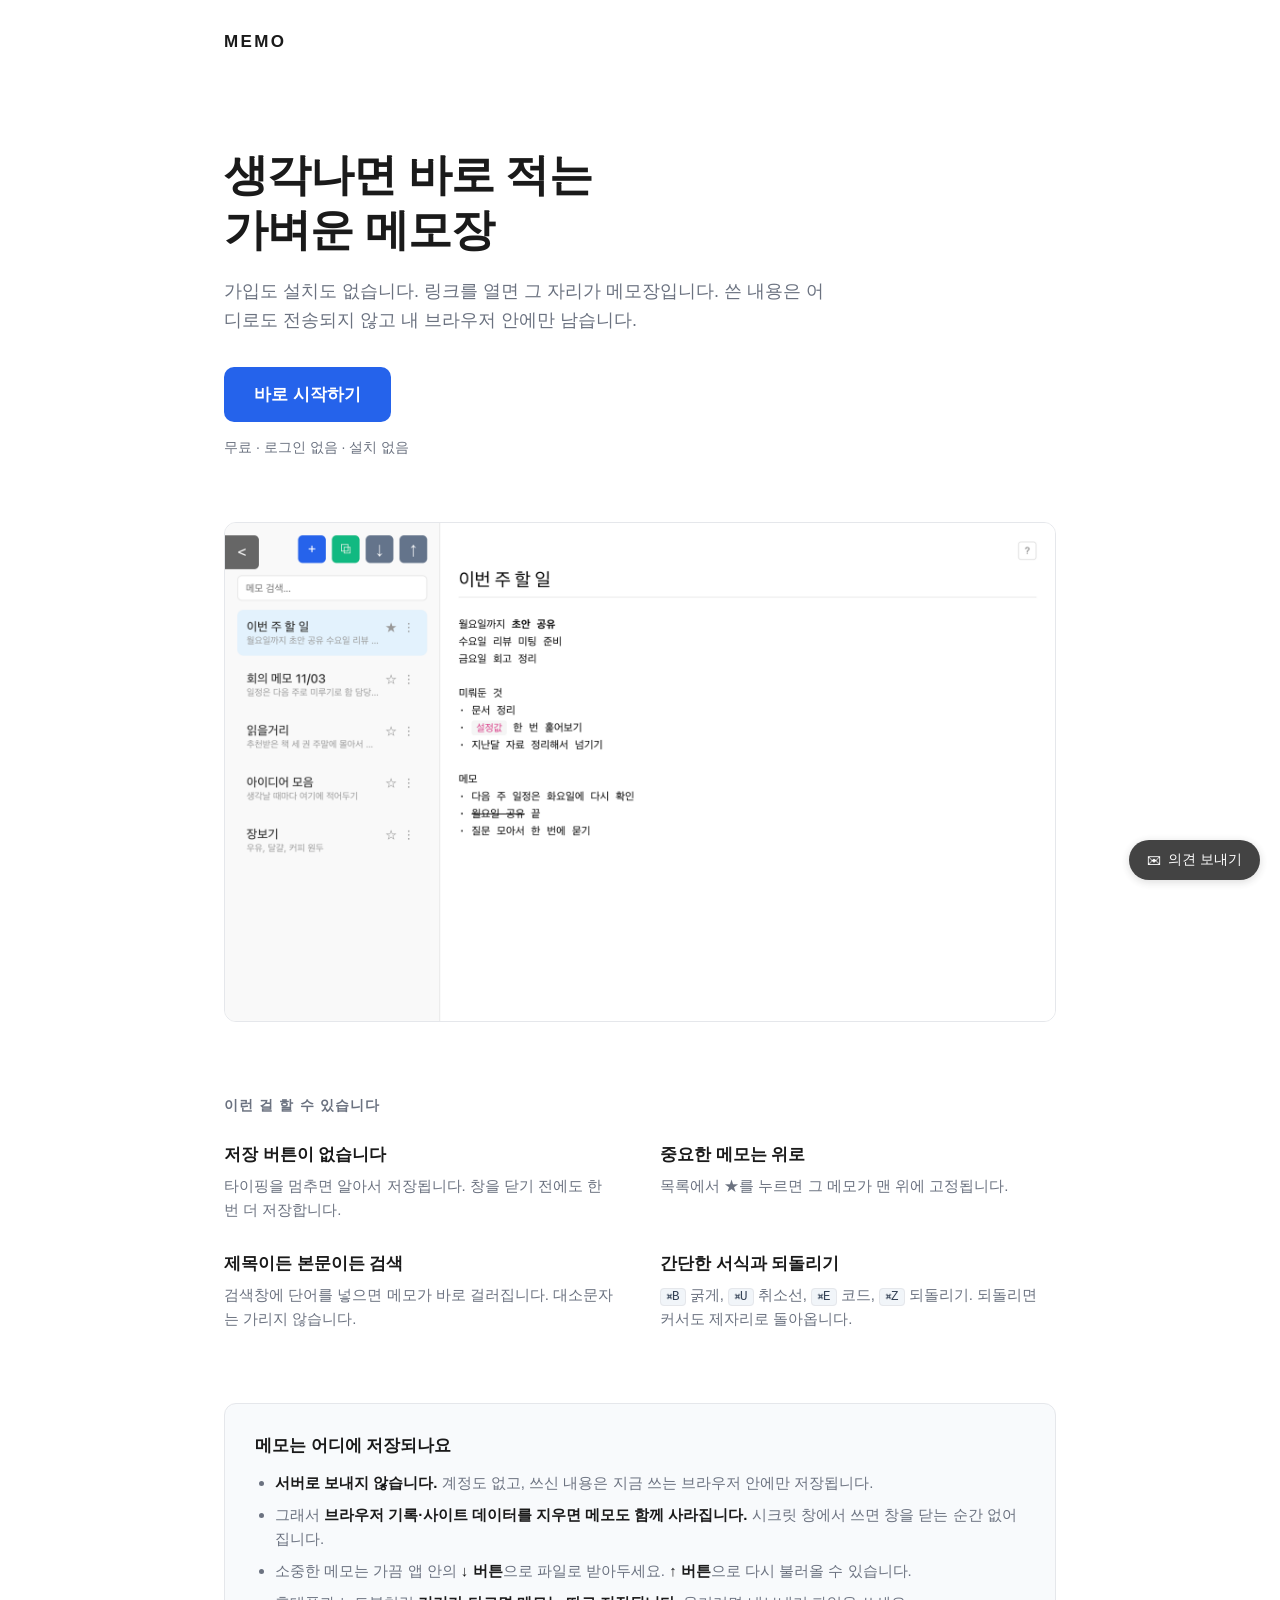
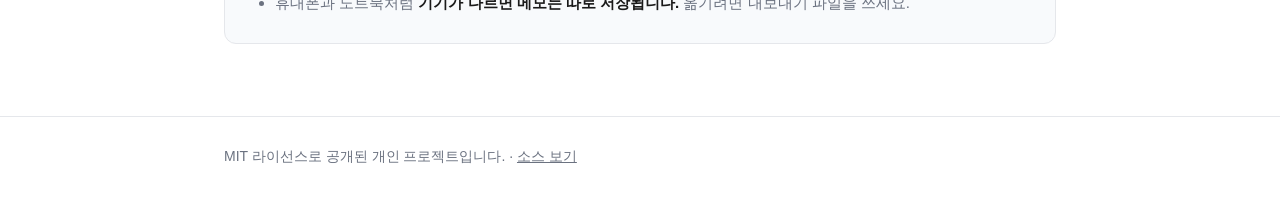
<file: index.html>
<!doctype html>
<html lang="ko">
  <head>
    <meta charset="UTF-8" />
    <meta name="viewport" content="width=device-width, initial-scale=1" />
    <title>MEMO — 설치 없이 바로 쓰는 메모장</title>
    <meta name="description" content="가입도 설치도 없는 가벼운 메모장. 링크를 열면 바로 쓸 수 있고, 쓴 내용은 서버로 가지 않고 내 브라우저에만 저장됩니다." />
    <meta property="og:title" content="MEMO — 설치 없이 바로 쓰는 메모장" />
    <meta property="og:description" content="가입도 설치도 없는 가벼운 메모장. 쓴 내용은 내 브라우저에만 저장됩니다." />
    <meta property="og:type" content="website" />
    <link rel="icon" href="data:image/svg+xml,<svg xmlns='http://www.w3.org/2000/svg' viewBox='0 0 100 100'><text y='.9em' font-size='90'>📝</text></svg>" />
    <style>
      :root {
        --ink: #1a1a1a;
        --muted: #6b7280;
        --line: #e5e7eb;
        --accent: #2563eb;
        --accent-dark: #1d4ed8;
        --bg: #ffffff;
        --soft: #f8fafc;
      }
      * { box-sizing: border-box; margin: 0; padding: 0; }
      body {
        font-family: -apple-system, BlinkMacSystemFont, 'Segoe UI', 'Apple SD Gothic Neo',
          'Malgun Gothic', Roboto, sans-serif;
        color: var(--ink);
        background: var(--bg);
        line-height: 1.6;
        -webkit-font-smoothing: antialiased;
      }
      .wrap { max-width: 880px; margin: 0 auto; padding: 0 24px; }

      header {
        padding: 28px 0;
      }
      .logo {
        font-size: 17px;
        font-weight: 700;
        letter-spacing: 0.14em;
      }

      .hero { padding: 64px 0 56px; }
      .hero h1 {
        font-size: 44px;
        line-height: 1.25;
        letter-spacing: -0.02em;
        font-weight: 700;
        margin-bottom: 20px;
      }
      .hero p {
        font-size: 18px;
        color: var(--muted);
        max-width: 34em;
        margin-bottom: 32px;
      }
      .cta {
        display: inline-block;
        background: var(--accent);
        color: white;
        text-decoration: none;
        font-size: 17px;
        font-weight: 600;
        padding: 14px 30px;
        border-radius: 10px;
        transition: background 0.15s;
      }
      .cta:hover { background: var(--accent-dark); }
      .cta-note {
        margin-top: 14px;
        font-size: 14px;
        color: var(--muted);
      }

      .shot {
        margin: 8px 0 72px;
        border: 1px solid var(--line);
        border-radius: 12px;
        overflow: hidden;
        background: var(--soft);
      }
      .shot img { display: block; width: 100%; height: auto; }

      h2 {
        font-size: 14px;
        font-weight: 600;
        letter-spacing: 0.08em;
        color: var(--muted);
        text-transform: uppercase;
        margin-bottom: 24px;
      }

      .features {
        display: grid;
        grid-template-columns: repeat(2, 1fr);
        gap: 28px 40px;
        padding-bottom: 72px;
      }
      .feature h3 {
        font-size: 17px;
        font-weight: 600;
        margin-bottom: 6px;
      }
      .feature p {
        font-size: 15px;
        color: var(--muted);
      }
      kbd {
        font-family: ui-monospace, SFMono-Regular, Menlo, monospace;
        font-size: 12.5px;
        background: #f1f5f9;
        border: 1px solid var(--line);
        border-radius: 4px;
        padding: 1px 5px;
        color: #334155;
      }

      .notice {
        background: var(--soft);
        border: 1px solid var(--line);
        border-radius: 12px;
        padding: 28px 30px;
        margin-bottom: 72px;
      }
      .notice h3 {
        font-size: 17px;
        font-weight: 600;
        margin-bottom: 12px;
      }
      .notice ul { margin: 0; padding-left: 20px; }
      .notice li {
        font-size: 15px;
        color: var(--muted);
        margin-bottom: 8px;
      }
      .notice li:last-child { margin-bottom: 0; }
      .notice strong { color: var(--ink); font-weight: 600; }

      footer {
        border-top: 1px solid var(--line);
        padding: 28px 0 56px;
        font-size: 14px;
        color: var(--muted);
      }
      footer a { color: var(--muted); }

      @media (max-width: 640px) {
        .hero { padding: 40px 0 36px; }
        .hero h1 { font-size: 32px; }
        .hero p { font-size: 16px; }
        .features { grid-template-columns: 1fr; gap: 24px; }
      }
    </style>
  </head>
  <body>
    <header>
      <div class="wrap"><div class="logo">MEMO</div></div>
    </header>

    <main class="wrap">
      <section class="hero">
        <h1>생각나면 바로 적는<br />가벼운 메모장</h1>
        <p>가입도 설치도 없습니다. 링크를 열면 그 자리가 메모장입니다. 쓴 내용은 어디로도 전송되지 않고 내 브라우저 안에만 남습니다.</p>
        <a class="cta" href="app/">바로 시작하기</a>
        <div class="cta-note">무료 · 로그인 없음 · 설치 없음</div>
      </section>

      <figure class="shot">
        <img src="screenshot.png" alt="MEMO 화면: 왼쪽에 메모 목록과 검색창, 오른쪽에 제목과 본문 편집 영역" />
      </figure>

      <section>
        <h2>이런 걸 할 수 있습니다</h2>
        <div class="features">
          <div class="feature">
            <h3>저장 버튼이 없습니다</h3>
            <p>타이핑을 멈추면 알아서 저장됩니다. 창을 닫기 전에도 한 번 더 저장합니다.</p>
          </div>
          <div class="feature">
            <h3>중요한 메모는 위로</h3>
            <p>목록에서 ★를 누르면 그 메모가 맨 위에 고정됩니다.</p>
          </div>
          <div class="feature">
            <h3>제목이든 본문이든 검색</h3>
            <p>검색창에 단어를 넣으면 메모가 바로 걸러집니다. 대소문자는 가리지 않습니다.</p>
          </div>
          <div class="feature">
            <h3>간단한 서식과 되돌리기</h3>
            <p><kbd>⌘B</kbd> 굵게, <kbd>⌘U</kbd> 취소선, <kbd>⌘E</kbd> 코드, <kbd>⌘Z</kbd> 되돌리기. 되돌리면 커서도 제자리로 돌아옵니다.</p>
          </div>
        </div>
      </section>

      <section class="notice">
        <h3>메모는 어디에 저장되나요</h3>
        <ul>
          <li><strong>서버로 보내지 않습니다.</strong> 계정도 없고, 쓰신 내용은 지금 쓰는 브라우저 안에만 저장됩니다.</li>
          <li>그래서 <strong>브라우저 기록·사이트 데이터를 지우면 메모도 함께 사라집니다.</strong> 시크릿 창에서 쓰면 창을 닫는 순간 없어집니다.</li>
          <li>소중한 메모는 가끔 앱 안의 <strong>↓ 버튼</strong>으로 파일로 받아두세요. <strong>↑ 버튼</strong>으로 다시 불러올 수 있습니다.</li>
          <li>휴대폰과 노트북처럼 <strong>기기가 다르면 메모는 따로 저장됩니다.</strong> 옮기려면 내보내기 파일을 쓰세요.</li>
        </ul>
      </section>
    </main>

    <footer>
      <div class="wrap">
        MIT 라이선스로 공개된 개인 프로젝트입니다. ·
        <a href="https://github.com/goun-vibe/memo">소스 보기</a>
      </div>
    </footer>
    <script src="feedback.js" defer></script>
  </body>
</html>
</file>
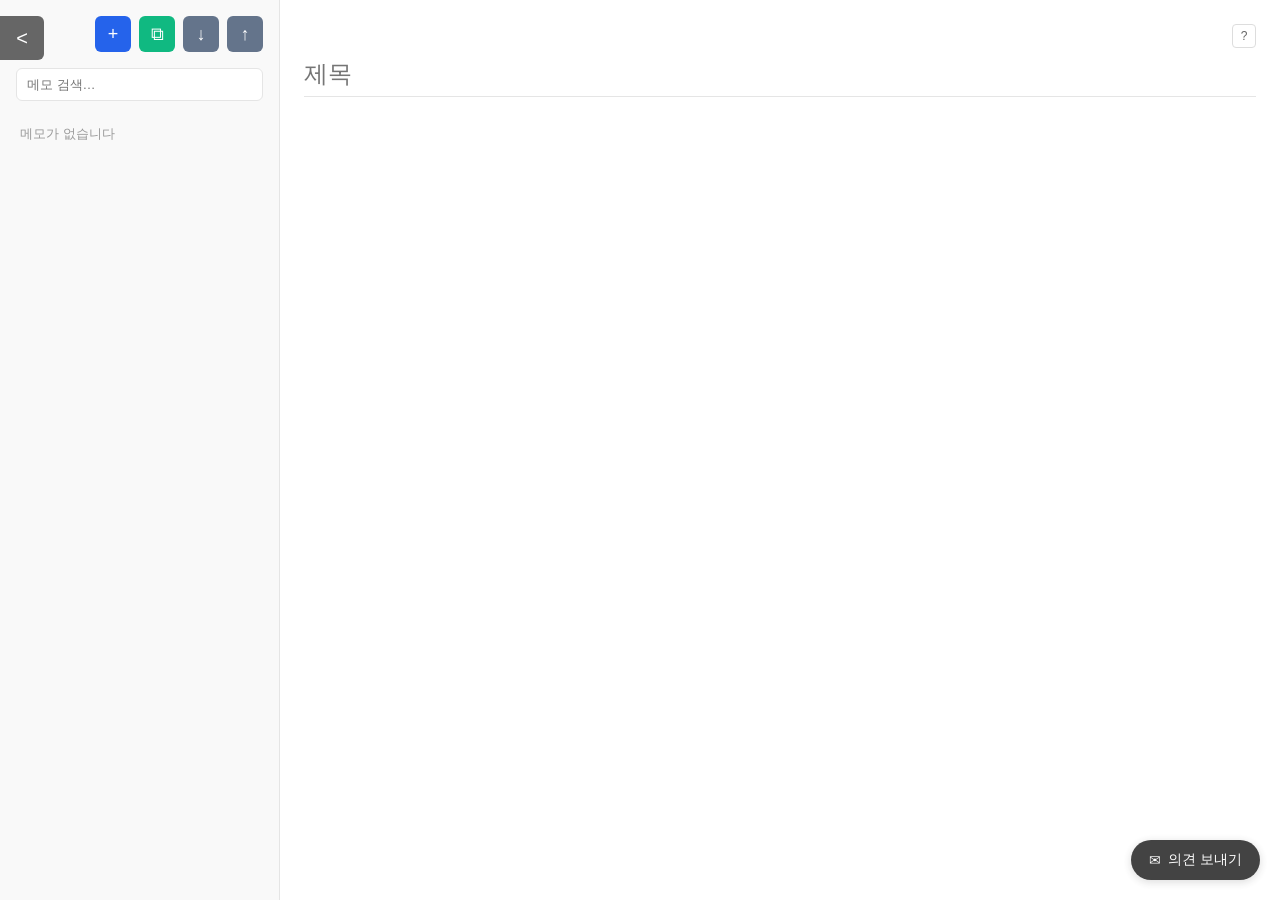
<file: app/index.html>
<!doctype html>
<html>
  <head>
    <meta charset="UTF-8" />
    <meta name="viewport" content="width=device-width, initial-scale=1" />
    <title>MEMO</title>
    <link rel="stylesheet" href="index.css" />
    <style>
      body { margin: 0; padding: 0; }
      .toggle-sidebar-btn {
        position: fixed;
        left: 0;
        top: 16px;
        width: 44px;
        height: 44px;
        background: #666;
        color: white;
        border: none;
        border-radius: 0 6px 6px 0;
        cursor: pointer;
        font-size: 20px;
        display: flex;
        align-items: center;
        justify-content: center;
        z-index: 20;
        transition: left 0.2s;
      }
      .app-container {
        display: flex;
        height: 100vh;
        background: white;
        margin-left: 0;
        transition: margin-left 0.2s;
      }
      .app-container.sidebar-collapsed {
        margin-left: 44px;
      }
      .sidebar {
        width: 280px;
        background: #f9f9f9;
        border-right: 1px solid #e5e5e5;
        padding: 16px;
        overflow: visible;
        transition: width 0.2s;
        min-width: 0;
        position: relative;
      }
      .sidebar.collapsed {
        display: none;
      }
      .sidebar h1 {
        margin: 0 0 16px 0;
        font-size: 18px;
      }
      .btn-icon {
        width: 36px;
        height: 36px;
        padding: 0;
        background: #2563eb;
        color: white;
        border: none;
        border-radius: 6px;
        cursor: pointer;
        font-size: 18px;
        display: flex;
        align-items: center;
        justify-content: center;
        flex-shrink: 0;
        min-width: 36px;
        min-height: 36px;
      }
      .btn-icon:hover { background: #1d4ed8; }
      .sidebar.collapsed .btn-icon {
        width: 36px;
        height: 36px;
        min-width: 36px;
        min-height: 36px;
      }
      .resizer {
        width: 4px;
        height: 100%;
        background: transparent;
        cursor: col-resize;
        user-select: none;
        position: absolute;
        right: 0;
        top: 0;
      }
      .resizer:hover {
        background: #2563eb;
      }
      .editor {
        flex: 1;
        padding: 24px;
        display: flex;
        flex-direction: column;
        position: relative;
      }
      .editor input {
        font-size: 24px;
        border: none;
        border-bottom: 1px solid #e5e5e5;
        padding: 8px 0;
        margin-bottom: 24px;
        outline: none;
      }
      .editor-area {
        flex: 1;
        display: flex;
        gap: 0;
        min-height: 0;
      }
      .editor-input {
        flex: 1;
        border: none;
        outline: none;
        font-size: 14px;
        line-height: 1.6;
        font-family: monospace;
        resize: none;
        padding-right: 12px;
        border-right: 1px solid #e5e5e5;
      }
      .editor-preview {
        flex: 1;
        border: none;
        outline: none;
        font-size: 14px;
        line-height: 1.6;
        overflow-y: auto;
        padding-left: 24px;
        padding-right: 24px;
        color: #333;
      }
      .editor-preview strong { font-weight: bold; }
      .editor-preview del { text-decoration: line-through; }
      .editor-preview code {
        background: #f5f5f5;
        color: #d63384;
        padding: 2px 6px;
        border-radius: 3px;
        font-family: monospace;
        font-size: 13px;
      }
      .format-toolbar {
        display: flex;
        gap: 8px;
        margin-bottom: 12px;
        padding-bottom: 12px;
        border-bottom: 1px solid #e5e5e5;
      }
      #content code {
        background: #f5f5f5;
        color: #d63384;
        padding: 2px 6px;
        border-radius: 3px;
        font-family: monospace;
        font-size: 13px;
      }
      #content strong {
        font-weight: bold;
      }
      #content del {
        text-decoration: line-through;
      }
      #noteList {
        display: flex !important;
        flex-direction: column !important;
        gap: 0 !important;
        width: 100%;
      }
      .note-menu {
        position: relative;
      }
      .note-menu-btn {
        background: none;
        border: none;
        color: #999;
        cursor: pointer;
        font-size: 18px;
        padding: 0;
        width: 24px;
        height: 24px;
        display: flex;
        align-items: center;
        justify-content: center;
      }
      .note-menu-btn:hover {
        color: #666;
      }
      .note-menu-popup {
        position: absolute;
        right: 0;
        top: 100%;
        background: white;
        border: 1px solid #e5e5e5;
        border-radius: 6px;
        padding: 4px 0;
        z-index: 10;
        min-width: 80px;
        box-shadow: 0 2px 8px rgba(0,0,0,0.1);
      }
      .note-menu-item {
        padding: 8px 12px;
        color: #d32f2f;
        cursor: pointer;
        font-size: 13px;
      }
      .note-menu-item:hover {
        background: #fff3e0;
      }
      .header-row {
        display: flex;
        align-items: center;
        margin-bottom: 16px;
      }
      .search-input {
        width: 100%;
        box-sizing: border-box;
        padding: 8px 10px;
        margin-bottom: 12px;
        border: 1px solid #e5e5e5;
        border-radius: 6px;
        font-size: 13px;
        outline: none;
        background: white;
      }
      .search-input:focus {
        border-color: #2563eb;
      }
      .list-empty {
        color: #999;
        font-size: 13px;
        padding: 12px 4px;
      }
    </style>
  </head>
  <body>
    <button class="toggle-sidebar-btn" onclick="toggleSidebar()" id="toggleBtn" title="목록 접기/펼치기">&lt;</button>
    <div id="root" class="app-container">
      <div id="sidebar" class="sidebar">
        <div class="header-row">
          <div style="display: flex; gap: 8px; margin-left: auto;">
            <button class="btn-icon" onclick="addNote()" title="새 메모">+</button>
            <button class="btn-icon" style="background: #10b981;" onclick="openNewWindow()" title="새 창">⧉</button>
            <button class="btn-icon webonly" style="background: #64748b; display: none;" onclick="exportNotes()" title="내보내기 — 메모 전체를 파일로 저장">↓</button>
            <button class="btn-icon webonly" style="background: #64748b; display: none;" onclick="importNotes()" title="가져오기 — 저장해둔 파일 불러오기">↑</button>
            <input id="importFile" type="file" accept="application/json,.json" style="display: none;" onchange="handleImportFile(event)">
          </div>
        </div>
        <input id="search" class="search-input" type="text" placeholder="메모 검색…" oninput="onSearchInput()">
        <div id="noteList"></div>
        <div class="resizer" onmousedown="startResize(event)"></div>
      </div>
      <div class="editor">
        <div style="display: flex; justify-content: flex-end; margin-bottom: 4px;">
          <button onclick="toggleShortcutHelp()" style="background: none; border: 1px solid #ddd; width: 24px; height: 24px; border-radius: 4px; cursor: pointer; font-size: 12px; color: #666;">?</button>
        </div>
        <input id="title" type="text" placeholder="제목" oninput="scheduleSave()" onblur="flushSave()">
        <div id="shortcutHelp" style="display: none; font-size: 12px; color: #999; margin-bottom: 12px; padding: 8px; background: #f5f5f5; border-radius: 4px; border-left: 3px solid #666;">
          Cmd+B (굵게) | Cmd+U (취소선) | Cmd+E (코드) | Cmd+Z (되돌리기) | Cmd+Shift+Z (다시하기)
        </div>
        <div id="content" class="editor-input" contenteditable="true" placeholder="메모 입력..." onkeydown="handleKeydown(event)" oninput="onContentInput()" onblur="flushSave()" style="flex: 1; border: none; outline: none; font-size: 14px; line-height: 1.6; font-family: monospace; resize: none; white-space: pre-wrap; word-wrap: break-word; padding: 0; background: white; overflow-y: auto; min-height: 0;"></div>
      </div>
    </div>

    <script>
      // 웹 브라우저로 열었을 때(맥 앱이 아닐 때)는 브라우저 저장소를 대신 쓴다.
      // 맥 앱에서는 preload.js가 window.electronAPI를 먼저 넣어주므로 이 블록은 건너뛴다.
      if (!window.electronAPI) {
        const WEB_KEY = 'memo-notes';
        window.electronAPI = {
          loadNotes: async () => {
            try { return JSON.parse(localStorage.getItem(WEB_KEY) || '[]'); }
            catch (e) { return []; }
          },
          saveNotes: async (notes) => {
            try {
              localStorage.setItem(WEB_KEY, JSON.stringify(notes));
              return true;
            } catch (e) {
              alert('저장 공간이 가득 차서 저장하지 못했습니다. 오래된 메모를 지우거나 내보내기로 백업해 주세요.');
              return false;
            }
          },
          openNewWindow: async () => { window.open(location.href, '_blank'); return true; },
          // 다른 탭에서 바꾸면 storage 이벤트가 온다 (바꾼 탭 자신에게는 오지 않음)
          onNotesUpdated: (callback) => {
            window.addEventListener('storage', (e) => {
              if (e.key !== WEB_KEY) return;
              try { callback(JSON.parse(e.newValue || '[]')); } catch (err) {}
            });
          },
        };
        window.IS_WEB = true;
      }

      let notes = [];
      let currentNoteId = null;
      let editorNoteId = null; // 편집기에 실제로 올라와 있는 메모 id
      let searchQuery = '';
      let isResizing = false;
      const MIN_WIDTH = 100;
      const MAX_WIDTH = 600;

      async function init() {
        notes = await window.electronAPI.loadNotes();
        currentNoteId = notes.length > 0 ? notes[0].id : null;
        render();
        loadSidebarState();

        // contenteditable의 자동 포맷팅 비활성화
        const content = document.getElementById('content');
        content.addEventListener('paste', (e) => {
          e.preventDefault();
          const text = e.clipboardData.getData('text/plain');
          document.execCommand('insertText', false, text);
          setTimeout(() => { pushHistory(); scheduleSave(); }, 10);
        });

        // 창을 닫거나 새로고침하기 전에 저장 대기분 비우기
        window.addEventListener('beforeunload', () => { flushSave(); });

        // 웹에서는 메모가 브라우저에만 있으므로 내보내기·가져오기 버튼을 보여준다
        if (window.IS_WEB) {
          document.querySelectorAll('.webonly').forEach(el => { el.style.display = 'flex'; });
        }

        // 메뉴 외부 클릭 시 메뉴 닫기
        document.addEventListener('click', () => {
          document.querySelectorAll('.note-menu-popup').forEach(m => {
            m.style.display = 'none';
          });
        });
      }

      function startResize(e) {
        isResizing = true;
        document.addEventListener('mousemove', doResize);
        document.addEventListener('mouseup', stopResize);
      }

      function doResize(e) {
        if (!isResizing) return;
        const sidebar = document.getElementById('sidebar');
        if (sidebar.classList.contains('collapsed')) return;

        const newWidth = e.clientX;
        if (newWidth >= MIN_WIDTH && newWidth <= MAX_WIDTH) {
          sidebar.style.width = newWidth + 'px';
        }
      }

      function stopResize() {
        isResizing = false;
        document.removeEventListener('mousemove', doResize);
        document.removeEventListener('mouseup', stopResize);
        saveSidebarState();
      }

      function saveSidebarState() {
        const sidebar = document.getElementById('sidebar');
        const state = {
          collapsed: sidebar.classList.contains('collapsed'),
          width: sidebar.style.width || '280px'
        };
        localStorage.setItem('sidebarState', JSON.stringify(state));
      }

      function toggleSidebar() {
        const sidebar = document.getElementById('sidebar');
        const appContainer = document.getElementById('root');
        const toggleBtn = document.getElementById('toggleBtn');
        const isCollapsed = sidebar.classList.contains('collapsed');

        if (isCollapsed) {
          // 펼치기
          sidebar.classList.remove('collapsed');
          appContainer.classList.remove('sidebar-collapsed');
          toggleBtn.textContent = '<';
        } else {
          // 접기
          sidebar.classList.add('collapsed');
          appContainer.classList.add('sidebar-collapsed');
          toggleBtn.textContent = '>';
        }
        saveSidebarState();
      }

      function loadSidebarState() {
        const state = localStorage.getItem('sidebarState');
        if (state) {
          const { collapsed } = JSON.parse(state);
          const sidebar = document.getElementById('sidebar');
          const appContainer = document.getElementById('root');
          const toggleBtn = document.getElementById('toggleBtn');

          if (collapsed) {
            sidebar.classList.add('collapsed');
            appContainer.classList.add('sidebar-collapsed');
            toggleBtn.textContent = '>';
          }
        }
      }

      async function saveNotes() {
        await window.electronAPI.saveNotes(notes);
      }

      async function addNote() {
        await flushSave(); // 쓰던 메모 먼저 저장
        const note = {
          id: Date.now().toString(),
          title: '새 메모',
          content: '',
          createdAt: Date.now(),
          updatedAt: Date.now(),
          pinned: false
        };
        notes.unshift(note);
        await saveNotes();
        currentNoteId = note.id;
        render();
      }

      function toggleNoteMenu(id, event) {
        event.stopPropagation();
        const menu = document.getElementById(`menu-${id}`);
        const allMenus = document.querySelectorAll('.note-menu-popup');

        allMenus.forEach(m => {
          if (m !== menu) m.style.display = 'none';
        });

        menu.style.display = menu.style.display === 'none' ? 'block' : 'none';
      }

      async function deleteNote(id) {
        if (id === currentNoteId) {
          cancelPendingSave(); // 지울 메모의 저장 대기분은 버린다
        } else {
          await flushSave();
        }
        notes = notes.filter(n => n.id !== id);
        await saveNotes();
        currentNoteId = notes.length > 0 ? notes[0].id : null;
        render();
      }

      async function selectNote(id) {
        await flushSave(); // 항상 먼저 저장

        if (id === currentNoteId) return; // 같은 메모면 여기서만 반환 (렌더링 안함)

        currentNoteId = id;
        render();
      }

      function htmlToMarkdown(html) {
        return html
          .replace(/<strong>(.*?)<\/strong>/g, '**$1**')
          .replace(/<b>(.*?)<\/b>/g, '**$1**')
          .replace(/<del>(.*?)<\/del>/g, '~~$1~~')
          .replace(/<s>(.*?)<\/s>/g, '~~$1~~')
          .replace(/<pre>(.*?)<\/pre>/g, '`$1`')
          .replace(/<code>(.*?)<\/code>/g, '`$1`')
          .replace(/<br>/g, '\n')
          .replace(/<[^>]*>/g, '');
      }

      function markdownToHtml(markdown) {
        return markdown
          .replace(/\*\*(.*?)\*\*/g, '<strong>$1</strong>')
          .replace(/~~(.*?)~~/g, '<del>$1</del>')
          .replace(/`(.*?)`/g, '<code>$1</code>');
      }

      // ===== 글에서 실행될 수 있는 것을 걸러낸다 =====
      // 남기는 태그: 글자 모양에 쓰는 것만. 속성(onerror, src, style…)은 전부 떼어낸다.
      const ALLOWED_TAGS = {
        B: 1, STRONG: 1, I: 1, EM: 1, U: 1, S: 1, STRIKE: 1, DEL: 1,
        CODE: 1, PRE: 1, BR: 1, DIV: 1, P: 1, SPAN: 1,
      };
      // 안쪽 글까지 통째로 버릴 태그
      const DROPPED_TAGS = {
        SCRIPT: 1, STYLE: 1, IFRAME: 1, OBJECT: 1, EMBED: 1, LINK: 1,
        META: 1, NOSCRIPT: 1, TEMPLATE: 1, SVG: 1, MATH: 1,
      };

      function sanitizeHtml(html) {
        // template 안에서는 이미지가 불러와지지도, 코드가 돌지도 않는다
        const holder = document.createElement('template');
        holder.innerHTML = String(html == null ? '' : html);
        cleanNodes(holder.content);
        return holder.innerHTML;
      }

      function cleanNodes(parent) {
        let child = parent.firstChild;
        while (child) {
          const next = child.nextSibling;
          if (child.nodeType === Node.TEXT_NODE) {
            // 글자는 그대로 둔다
          } else if (child.nodeType !== Node.ELEMENT_NODE) {
            child.remove(); // 주석 등
          } else if (DROPPED_TAGS[child.nodeName]) {
            child.remove();
          } else if (!ALLOWED_TAGS[child.nodeName]) {
            cleanNodes(child);
            unwrapNode(child); // 태그만 벗기고 안쪽 글은 살린다
          } else {
            while (child.attributes.length) {
              child.removeAttribute(child.attributes[0].name);
            }
            cleanNodes(child);
          }
          child = next;
        }
      }

      function unwrapNode(node) {
        const parent = node.parentNode;
        if (!parent) return;
        while (node.firstChild) parent.insertBefore(node.firstChild, node);
        parent.removeChild(node);
      }

      function getPlainText(html) {
        // 반드시 template 을 쓴다. 보통 div 에 innerHTML 을 넣으면 화면에 붙지 않아도
        // <img onerror="..."> 같은 코드가 그 자리에서 실행된다.
        const holder = document.createElement('template');
        // 줄바꿈을 띄어쓰기로 바꿔야 목록 미리보기에서 앞뒤 단어가 붙지 않는다
        holder.innerHTML = String(html == null ? '' : html).replace(/<br\s*\/?>/gi, ' ');
        return holder.content.textContent.replace(/\s+/g, ' ').trim();
      }

      function toggleShortcutHelp() {
        const help = document.getElementById('shortcutHelp');
        help.style.display = help.style.display === 'none' ? 'block' : 'none';
      }

      let saveTimer = null;

      // 타이핑 중 0.4초마다 자동 저장
      function scheduleSave() {
        clearTimeout(saveTimer);
        saveTimer = setTimeout(() => { saveTimer = null; updateCurrentNote(); }, 400);
      }

      // 대기 중인 저장을 바로 실행 (포커스 이동·메모 전환·창 닫기 직전)
      function flushSave() {
        clearTimeout(saveTimer);
        saveTimer = null;
        return updateCurrentNote();
      }

      function cancelPendingSave() {
        clearTimeout(saveTimer);
        saveTimer = null;
      }

      async function updateCurrentNote() {
        const note = notes.find(n => n.id === currentNoteId);
        if (!note) return;

        // 편집기에 올라온 메모와 선택된 메모가 다르면 저장하지 않는다.
        // (전환 도중 빈 편집기 내용이 멀쩡한 메모를 덮어쓰는 사고 방지)
        if (editorNoteId !== currentNoteId) return;

        const newContent = document.getElementById('content').innerHTML;
        const newTitle = document.getElementById('title').value;

        if (note.title === newTitle && note.content === newContent) return;

        note.title = newTitle;
        note.content = newContent;
        note.updatedAt = Date.now();
        await saveNotes();
        renderList(); // 목록의 제목·미리보기만 갱신 (편집기는 건드리지 않음)
      }

      async function togglePin(noteId, event) {
        event.stopPropagation();
        const note = notes.find(n => n.id === noteId);
        if (!note) return;

        note.pinned = !note.pinned;
        note.updatedAt = Date.now();
        await saveNotes();
        renderList();
      }

      let history = [];
      let historyIndex = -1;
      let historyTimer = null;

      function formatBold() {
        document.execCommand('bold', false, null);
        setTimeout(() => { pushHistory(); scheduleSave(); }, 10);
      }

      function formatStrike() {
        document.execCommand('strikethrough', false, null);
        setTimeout(() => { pushHistory(); scheduleSave(); }, 10);
      }

      function formatCode() {
        const selection = window.getSelection();
        if (selection.rangeCount === 0) return;

        const range = selection.getRangeAt(0);
        const selectedText = range.toString();

        if (!selectedText) return;

        // 선택한 텍스트의 부모 확인
        let node = range.startContainer;
        let codeElement = null;

        if (node.nodeType === Node.TEXT_NODE && node.parentElement.tagName === 'CODE') {
          codeElement = node.parentElement;
        }

        if (codeElement) {
          // <code> 태그 제거 (텍스트만 남기기)
          const text = document.createTextNode(codeElement.textContent);
          codeElement.replaceWith(text);

          selection.removeAllRanges();
          const newRange = document.createRange();
          newRange.setStart(text, 0);
          newRange.setEnd(text, selectedText.length);
          selection.addRange(newRange);
        } else {
          // <code> 태그로 감싸기
          const code = document.createElement('code');
          code.textContent = selectedText;
          range.deleteContents();
          range.insertNode(code);

          selection.removeAllRanges();
          const newRange = document.createRange();
          newRange.setStartAfter(code);
          newRange.collapse(true);
          selection.addRange(newRange);
        }

        setTimeout(() => { pushHistory(); scheduleSave(); }, 10);
      }

      function handleKeydown(e) {
        if (e.metaKey || e.ctrlKey) {
          if (e.key === 'b' || e.key === 'B') {
            e.preventDefault();
            document.getElementById('content').focus();
            formatBold();
          } else if (e.key === 'u' || e.key === 'U') {
            e.preventDefault();
            document.getElementById('content').focus();
            formatStrike();
          } else if (e.key === 'e' || e.key === 'E') {
            e.preventDefault();
            document.getElementById('content').focus();
            formatCode();
          } else if (e.key === 'z' || e.key === 'Z') {
            e.preventDefault();
            if (e.shiftKey) {
              redo();
            } else {
              undo();
            }
          }
        } else if (e.key === 'Enter') {
          e.preventDefault();
          const selection = window.getSelection();
          if (selection.rangeCount === 0) return;

          const range = selection.getRangeAt(0);
          const br = document.createElement('br');
          range.insertNode(br);

          // 커서를 <br> 다음으로 이동
          range.setStartAfter(br);
          range.collapse(true);
          selection.removeAllRanges();
          selection.addRange(range);

          setTimeout(() => { pushHistory(); scheduleSave(); }, 10);
        }
      }

      // 글자를 입력할 때마다 호출: 되돌리기 기록 + 자동 저장
      function onContentInput() {
        clearTimeout(historyTimer);
        historyTimer = setTimeout(() => { historyTimer = null; pushHistory(); }, 400);
        scheduleSave();
      }

      // 메모를 새로 열 때 되돌리기 기록을 초기화 (다른 메모 내용으로 되돌아가는 것 방지)
      function resetHistory() {
        clearTimeout(historyTimer);
        historyTimer = null;
        history = [{ html: document.getElementById('content').innerHTML, caret: null }];
        historyIndex = 0;
      }

      function pushHistory() {
        clearTimeout(historyTimer);
        historyTimer = null;

        const html = document.getElementById('content').innerHTML;
        const caret = getCaretOffset();

        // 내용이 그대로면 커서 위치만 갱신
        if (history[historyIndex] && history[historyIndex].html === html) {
          history[historyIndex].caret = caret;
          return;
        }

        history = history.slice(0, historyIndex + 1);
        history.push({ html, caret });
        if (history.length > 200) history.shift();
        historyIndex = history.length - 1;
      }

      function applyHistory() {
        const entry = history[historyIndex];
        document.getElementById('content').innerHTML = entry.html;
        setCaretOffset(entry.caret);
        scheduleSave();
      }

      function undo() {
        if (historyTimer) pushHistory(); // 방금 친 글자부터 기록에 넣고 되돌린다
        if (historyIndex <= 0) return;
        historyIndex--;
        applyHistory();
      }

      function redo() {
        if (historyTimer) pushHistory();
        if (historyIndex >= history.length - 1) return;
        historyIndex++;
        applyHistory();
      }

      // 편집기 안에서 커서가 몇 번째 글자에 있는지 (줄바꿈 <br>은 1글자로 셈)
      function getCaretOffset() {
        const root = document.getElementById('content');
        const sel = window.getSelection();
        if (!sel.rangeCount) return null;

        const range = sel.getRangeAt(0);
        if (!root.contains(range.endContainer)) return null;

        const pre = range.cloneRange();
        pre.selectNodeContents(root);
        pre.setEnd(range.endContainer, range.endOffset);
        return measureLength(pre.cloneContents());
      }

      function measureLength(node) {
        let len = 0;
        node.childNodes.forEach(child => {
          if (child.nodeType === Node.TEXT_NODE) len += child.textContent.length;
          else if (child.nodeName === 'BR') len += 1;
          else len += measureLength(child);
        });
        return len;
      }

      function setCaretOffset(offset) {
        if (offset === null || offset === undefined) return;

        const root = document.getElementById('content');
        const sel = window.getSelection();
        let remaining = offset;
        let placed = false;

        function place(setup) {
          const range = document.createRange();
          setup(range);
          range.collapse(true);
          sel.removeAllRanges();
          sel.addRange(range);
          placed = true;
        }

        function walk(node) {
          for (const child of Array.from(node.childNodes)) {
            if (placed) return;
            if (child.nodeType === Node.TEXT_NODE) {
              if (remaining <= child.textContent.length) {
                place(r => r.setStart(child, remaining));
                return;
              }
              remaining -= child.textContent.length;
            } else if (child.nodeName === 'BR') {
              if (remaining <= 0) {
                place(r => r.setStartBefore(child));
                return;
              }
              remaining -= 1;
            } else {
              walk(child);
            }
          }
        }

        walk(root);
        if (!placed) {
          place(r => { r.selectNodeContents(root); r.collapse(false); });
        }
        root.focus();
      }

      function render() {
        renderList();
        renderEditor();
      }

      function escapeHtml(text) {
        return String(text == null ? '' : text).replace(/[&<>"']/g, c => (
          { '&': '&amp;', '<': '&lt;', '>': '&gt;', '"': '&quot;', "'": '&#39;' }[c]
        ));
      }

      function onSearchInput() {
        searchQuery = document.getElementById('search').value.trim().toLowerCase();
        renderList();
      }

      function matchesSearch(note) {
        if (!searchQuery) return true;
        return (note.title || '').toLowerCase().includes(searchQuery)
          || getPlainText(note.content || '').toLowerCase().includes(searchQuery);
      }

      function renderList() {
        const noteList = document.getElementById('noteList');
        noteList.style.display = 'flex';
        noteList.style.flexDirection = 'column';
        noteList.style.gap = '0';

        // pinned 메모를 상단으로 정렬
        const sortedNotes = notes.filter(matchesSearch).sort((a, b) => {
          if (a.pinned && !b.pinned) return -1;
          if (!a.pinned && b.pinned) return 1;
          return 0;
        });

        if (sortedNotes.length === 0) {
          noteList.innerHTML = searchQuery
            ? '<div class="list-empty">검색 결과가 없습니다</div>'
            : '<div class="list-empty">메모가 없습니다</div>';
          return;
        }

        noteList.innerHTML = sortedNotes.map(note => `
          <div style="padding: 12px; border-radius: 8px; cursor: pointer; background: ${currentNoteId === note.id ? '#e3f2fd' : 'transparent'}; margin-bottom: 8px; display: flex; gap: 8px; align-items: flex-start; width: 100%; box-sizing: border-box;"
               onclick="(async () => { await selectNote('${note.id}') })()">
            <div style="flex: 1; min-width: 0; overflow: hidden;">
              <div style="font-weight: 500; color: #333; white-space: nowrap; overflow: hidden; text-overflow: ellipsis;">${escapeHtml(note.title) || '제목 없음'}</div>
              <div style="font-size: 12px; color: #999; white-space: nowrap; overflow: hidden; text-overflow: ellipsis;">${escapeHtml(getPlainText(note.content).slice(0, 30)) || '(내용 없음)'}</div>
            </div>
            <div class="note-menu" onclick="event.stopPropagation()" style="display: flex; gap: 4px; align-items: center;">
              <button class="note-menu-btn" onclick="togglePin('${note.id}', event)" style="background: none; border: none; color: #999; cursor: pointer; font-size: 16px; padding: 0; width: auto;">${note.pinned ? '★' : '☆'}</button>
              <button class="note-menu-btn" onclick="toggleNoteMenu('${note.id}', event)">⋮</button>
              <div id="menu-${note.id}" class="note-menu-popup" style="display: none;">
                <div class="note-menu-item" onclick="deleteNote('${note.id}')">삭제</div>
              </div>
            </div>
          </div>
        `).join('');
      }

      function renderEditor() {
        const currentNote = notes.find(n => n.id === currentNoteId);
        if (currentNote) {
          document.getElementById('title').value = currentNote.title || '';
          const raw = currentNote.content || '';
          document.getElementById('content').innerHTML =
            sanitizeHtml(raw.includes('<') ? raw : markdownToHtml(raw));
        } else {
          document.getElementById('title').value = '';
          document.getElementById('content').innerHTML = '';
        }
        editorNoteId = currentNoteId;
        resetHistory();
      }

      async function openNewWindow() {
        await window.electronAPI.openNewWindow();
      }

      // ===== 내보내기 / 가져오기 (웹 전용) =====
      async function exportNotes() {
        await flushSave();
        const stamp = new Date().toISOString().slice(0, 10).replace(/-/g, '');
        const blob = new Blob([JSON.stringify(notes, null, 2)], { type: 'application/json' });
        const url = URL.createObjectURL(blob);
        const a = document.createElement('a');
        a.href = url;
        a.download = `memo-backup-${stamp}.json`;
        a.click();
        setTimeout(() => URL.revokeObjectURL(url), 1000);
      }

      function importNotes() {
        document.getElementById('importFile').click();
      }

      async function handleImportFile(event) {
        const file = event.target.files && event.target.files[0];
        event.target.value = ''; // 같은 파일을 다시 골라도 동작하도록 초기화
        if (!file) return;

        let incoming;
        try {
          incoming = JSON.parse(await file.text());
        } catch (e) {
          alert('메모 파일을 읽지 못했습니다. 내보내기로 저장한 .json 파일인지 확인해 주세요.');
          return;
        }
        if (!Array.isArray(incoming)) {
          alert('메모 파일 형식이 아닙니다.');
          return;
        }

        // 남이 만든 파일이므로, 안에 심어둔 코드가 있으면 여기서 떼어낸다
        const valid = incoming
          .filter(n => n && typeof n === 'object' && n.id)
          .map(n => Object.assign({}, n, {
            title: getPlainText(n.title || ''),
            content: sanitizeHtml(n.content || ''),
          }));
        if (valid.length === 0) {
          alert('불러올 메모가 없습니다.');
          return;
        }
        if (!confirm(`메모 ${valid.length}개를 지금 목록에 합칩니다.\n같은 메모는 더 나중에 고친 쪽만 남습니다. 계속할까요?`)) return;

        await flushSave();

        // id가 같으면 updatedAt이 더 최신인 쪽을 남긴다
        const merged = new Map(notes.map(n => [n.id, n]));
        valid.forEach(n => {
          const old = merged.get(n.id);
          if (!old || (n.updatedAt || 0) > (old.updatedAt || 0)) merged.set(n.id, n);
        });
        notes = Array.from(merged.values());

        await saveNotes();
        if (!notes.find(n => n.id === currentNoteId)) {
          currentNoteId = notes.length > 0 ? notes[0].id : null;
        }
        render();
      }

      // 다른 창에서 메모를 수정했을 때 실시간 동기화
      window.electronAPI.onNotesUpdated((updatedNotes) => {
        notes = updatedNotes;

        // 보고 있던 메모가 다른 창에서 지워졌으면 전체 다시 그리기
        if (!notes.find(n => n.id === currentNoteId)) {
          currentNoteId = notes.length > 0 ? notes[0].id : null;
          render();
          return;
        }

        renderList();

        // 편집 중이 아닐 때만 본문을 갈아끼운다 (쓰던 글 날아가는 것 방지)
        const editing = document.activeElement === document.getElementById('content')
          || document.activeElement === document.getElementById('title');
        if (!editing && !saveTimer) renderEditor();
      });

      init();
      console.log('Notes app loaded successfully');
    </script>
    <!-- 의견 보내기 위젯 (웹에서만 뜬다. 맥 앱에서는 스스로 빠진다) -->
    <script src="feedback.js" defer></script>
  </body>
</html>
</file>
<file: app/index.css>
* {
  margin: 0;
  padding: 0;
  box-sizing: border-box;
}

html, body, #root {
  height: 100%;
}

body {
  font-family: -apple-system, BlinkMacSystemFont, 'Segoe UI', 'Roboto', 'Oxygen',
    'Ubuntu', 'Cantarell', 'Fira Sans', 'Droid Sans', 'Helvetica Neue',
    sans-serif;
  -webkit-font-smoothing: antialiased;
  -moz-osx-font-smoothing: grayscale;
  background: #f5f5f5;
}

input[type='text'], textarea {
  font-family: inherit;
}

button {
  cursor: pointer;
  border: none;
  background: none;
  padding: 0;
}

::-webkit-scrollbar {
  width: 8px;
  height: 8px;
}

::-webkit-scrollbar-track {
  background: transparent;
}

::-webkit-scrollbar-thumb {
  background: #ccc;
  border-radius: 4px;
}

::-webkit-scrollbar-thumb:hover {
  background: #999;
}
</file>
